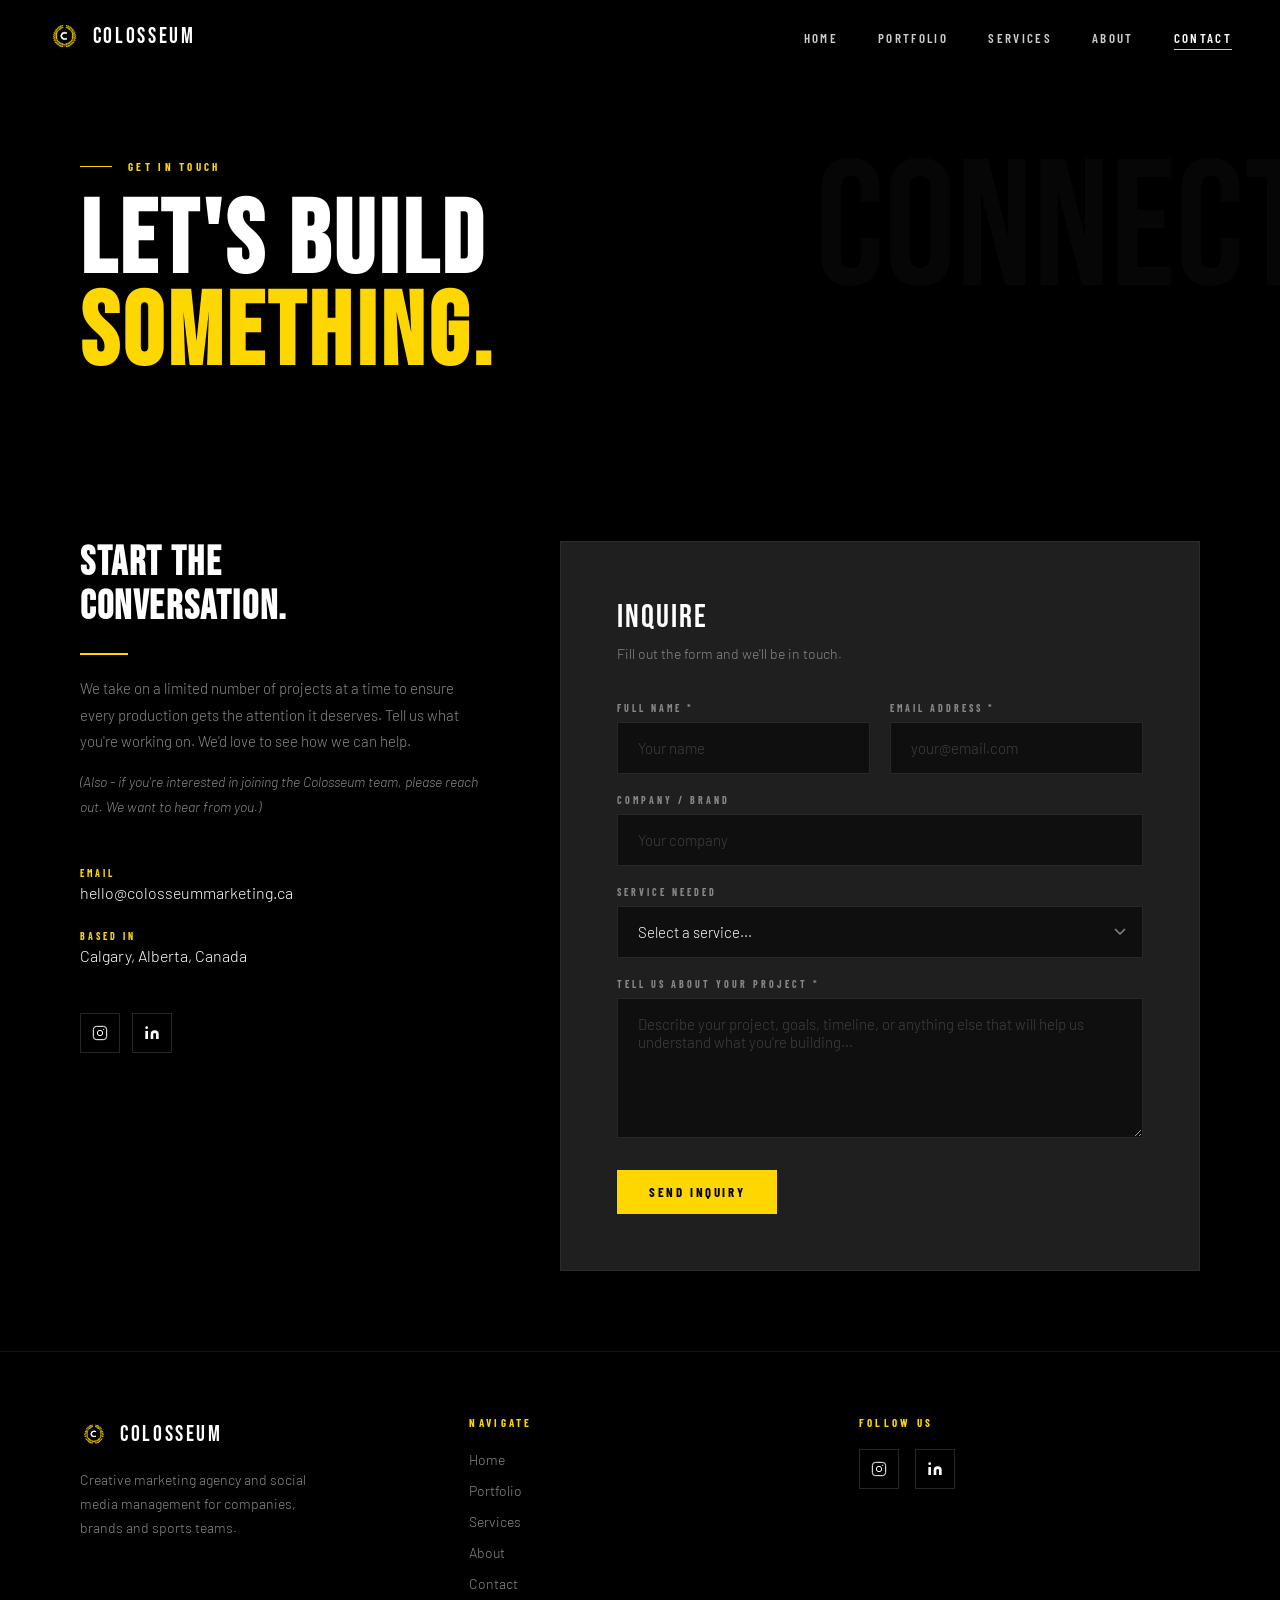
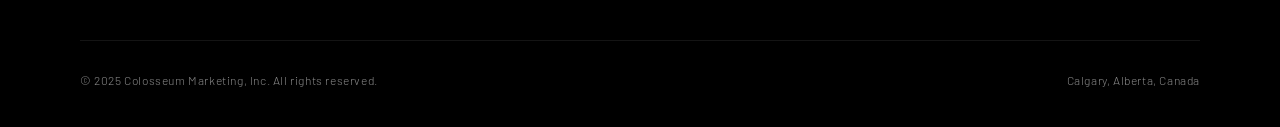
<file: contact.html>
<!DOCTYPE html>
<html lang="en">
<head>
  <meta charset="UTF-8">
  <meta name="viewport" content="width=device-width, initial-scale=1.0">
  <meta name="description" content="Contact Colosseum — Start your next project with Calgary's premium creative agency.">
  <title>Contact | COLOSSEUM</title>
  <link rel="icon" type="image/png" href="images/logo.png">
  <link rel="stylesheet" href="css/style.css">
  <style>
    .page-hero { padding: 160px 80px 80px; background: var(--black); position: relative; overflow: hidden; }
    .page-hero::after { content: 'CONNECT'; position: absolute; right: -30px; top: 50%; transform: translateY(-50%); font-family: var(--font-display); font-size: 180px; color: rgba(255,255,255,0.025); pointer-events: none; line-height: 1; }
    .page-hero h1 { font-family: var(--font-display); font-size: clamp(56px, 8vw, 112px); letter-spacing: 0.04em; line-height: 0.9; }
    .page-hero h1 span { color: var(--gold); }

    .contact-section { padding: 80px; background: var(--black); display: grid; grid-template-columns: 1fr 1.6fr; gap: 80px; align-items: start; }
    .contact-info h2 { font-family: var(--font-display); font-size: 40px; letter-spacing: 0.04em; line-height: 1.1; margin-bottom: 24px; }
    .contact-info > p { font-size: 15px; color: var(--grey); line-height: 1.75; margin-bottom: 16px; }
    .contact-info .contact-note { font-size: 14px; color: var(--grey); line-height: 1.75; font-style: italic; margin-bottom: 48px; }
    .contact-details { display: flex; flex-direction: column; gap: 28px; margin-bottom: 48px; }
    .contact-item { display: flex; flex-direction: column; gap: 4px; }
    .contact-item-label { font-family: var(--font-condensed); font-size: 10px; font-weight: 700; letter-spacing: 0.3em; text-transform: uppercase; color: var(--gold); }
    .contact-item-value { font-size: 16px; color: var(--white); transition: color 0.2s; }
    .contact-item-value:hover { color: var(--gold); }
    .contact-social { display: flex; gap: 12px; }

    .contact-form-wrap { background: var(--dark); padding: 56px; border: 1px solid rgba(255,255,255,0.06); }
    .form-title { font-family: var(--font-display); font-size: 32px; letter-spacing: 0.06em; margin-bottom: 8px; }
    .form-subtitle { font-size: 14px; color: var(--grey); margin-bottom: 40px; }
    .form-grid { display: grid; grid-template-columns: 1fr 1fr; gap: 20px; margin-bottom: 20px; }
    .form-field { display: flex; flex-direction: column; gap: 8px; }
    .form-field.full { grid-column: 1 / -1; }
    .form-field label { font-family: var(--font-condensed); font-size: 10px; font-weight: 700; letter-spacing: 0.3em; text-transform: uppercase; color: var(--grey); }
    .form-field input, .form-field textarea, .form-field select { background: rgba(0,0,0,0.5); border: 1px solid rgba(255,255,255,0.1); color: var(--white); padding: 16px 20px; font-family: var(--font-body); font-size: 15px; font-weight: 300; transition: border-color 0.3s; outline: none; width: 100%; -webkit-appearance: none; }
    .form-field select { cursor: pointer; background-image: url("data:image/svg+xml,%3Csvg xmlns='http://www.w3.org/2000/svg' width='12' height='8' viewBox='0 0 12 8'%3E%3Cpath d='M1 1l5 5 5-5' stroke='%23888' stroke-width='1.5' fill='none'/%3E%3C/svg%3E"); background-repeat: no-repeat; background-position: right 16px center; padding-right: 40px; }
    .form-field select option { background: #1a1a1a; color: var(--white); }
    .form-field input:focus, .form-field textarea:focus, .form-field select:focus { border-color: var(--gold); }
    .form-field input::placeholder, .form-field textarea::placeholder { color: rgba(255,255,255,0.2); }
    .form-field textarea { resize: vertical; min-height: 140px; }
    .form-field .error-msg { font-family: var(--font-condensed); font-size: 11px; font-weight: 600; letter-spacing: 0.1em; color: #ff4444; display: none; }
    .form-field.has-error input, .form-field.has-error textarea { border-color: #ff4444; }
    .form-field.has-error .error-msg { display: block; }
    .form-submit-wrap { margin-top: 32px; display: flex; align-items: center; gap: 24px; }

    .form-success { display: none; text-align: center; padding: 40px; }
    .form-success.show { display: block; }
    .success-icon { width: 64px; height: 64px; border: 2px solid var(--gold); border-radius: 50%; display: flex; align-items: center; justify-content: center; margin: 0 auto 24px; font-size: 24px; }
    .success-title { font-family: var(--font-display); font-size: 32px; letter-spacing: 0.06em; margin-bottom: 12px; }
    .success-msg { font-size: 15px; color: var(--grey); line-height: 1.7; }

    @media (max-width: 1024px) { .contact-section { grid-template-columns: 1fr; gap: 48px; padding: 64px 40px; } }
    @media (max-width: 768px) { .page-hero { padding: 120px 24px 60px; } .contact-section { padding: 40px 24px; } .contact-form-wrap { padding: 28px 24px; } .form-grid { grid-template-columns: 1fr; } .form-submit-wrap { flex-direction: column; align-items: flex-start; gap: 12px; } }
  </style>
</head>
<body>

  <nav id="navbar">
    <a href="index.html" class="nav-logo">
      <img src="images/logo.png" alt="Colosseum">
      <span class="nav-logo-text">COLOSSEUM</span>
    </a>
    <ul class="nav-links">
      <li><a href="index.html">Home</a></li>
      <li><a href="portfolio.html">Portfolio</a></li>
      <li><a href="services.html">Services</a></li>
      <li><a href="about.html">About</a></li>
      <li><a href="contact.html" class="active">Contact</a></li>
    </ul>
    <button class="hamburger" id="hamburger" aria-label="Menu">
      <span></span><span></span><span></span>
    </button>
  </nav>

  <div class="mobile-menu" id="mobile-menu">
    <a href="index.html">Home</a>
    <a href="portfolio.html">Portfolio</a>
    <a href="services.html">Services</a>
    <a href="about.html">About</a>
    <a href="contact.html">Contact</a>
  </div>

  <section class="page-hero">
    <div class="section-label" style="margin-bottom:24px;">Get In Touch</div>
    <h1>LET'S BUILD<br><span>SOMETHING.</span></h1>
  </section>

  <section class="contact-section">
    <div class="contact-info reveal">
      <h2>START THE<br>CONVERSATION.</h2>
      <div class="gold-line"></div>
      <p>We take on a limited number of projects at a time to ensure every production gets the attention it deserves. Tell us what you're working on. We'd love to see how we can help.</p>
      <p class="contact-note">(Also - if you're interested in joining the Colosseum team, please reach out. We want to hear from you.)</p>
      <div class="contact-details">
        <div class="contact-item">
          <span class="contact-item-label">Email</span>
          <a href="mailto:hello@colosseummarketing.ca" class="contact-item-value">hello@colosseummarketing.ca</a>
        </div>
        <div class="contact-item">
          <span class="contact-item-label">Based In</span>
          <span class="contact-item-value">Calgary, Alberta, Canada</span>
        </div>
      </div>
      <div class="contact-social">
        <a href="https://www.instagram.com/colosseumsports_" class="social-link" aria-label="Instagram">
          <svg width="16" height="16" viewBox="0 0 24 24" fill="none" stroke="currentColor" stroke-width="1.5"><rect x="2" y="2" width="20" height="20" rx="5"/><circle cx="12" cy="12" r="4"/><circle cx="17.5" cy="6.5" r="1" fill="currentColor" stroke="none"/></svg>
        </a>
        <a href="https://www.linkedin.com/company/colosseum-marketing-incorp" class="social-link" aria-label="LinkedIn">
          <svg width="16" height="16" viewBox="0 0 24 24" fill="currentColor"><path d="M16 8a6 6 0 016 6v7h-4v-7a2 2 0 00-2-2 2 2 0 00-2 2v7h-4v-7a6 6 0 016-6zM2 9h4v12H2z"/><circle cx="4" cy="4" r="2"/></svg>
        </a>
      </div>
    </div>

    <div class="contact-form-wrap reveal reveal-delay-1">
      <div class="form-title">INQUIRE</div>
      <p class="form-subtitle">Fill out the form and we'll be in touch.</p>

      <div id="contactForm">
        <div class="form-grid">
          <div class="form-field" id="field-name">
            <label for="name">Full Name *</label>
            <input type="text" id="name" name="name" placeholder="Your name">
            <span class="error-msg">Please enter your name</span>
          </div>
          <div class="form-field" id="field-email">
            <label for="email">Email Address *</label>
            <input type="email" id="email" name="email" placeholder="your@email.com">
            <span class="error-msg">Please enter a valid email</span>
          </div>
          <div class="form-field full" id="field-company">
            <label for="company">Company / Brand</label>
            <input type="text" id="company" name="company" placeholder="Your company">
          </div>
          <div class="form-field full" id="field-service">
            <label for="service">Service Needed</label>
            <select id="service" name="service">
              <option value="" disabled selected>Select a service...</option>
              <option value="campaigns">Creative Campaigns</option>
              <option value="mediadays">Media Days</option>
              <option value="partnership">Team Media Partnership</option>
              <option value="brandmedia">Ongoing Brand Media</option>
              <option value="other">Other / Not Sure Yet</option>
            </select>
          </div>
          <div class="form-field full" id="field-message">
            <label for="message">Tell Us About Your Project *</label>
            <textarea id="message" name="message" placeholder="Describe your project, goals, timeline, or anything else that will help us understand what you're building..."></textarea>
            <span class="error-msg">Please tell us about your project</span>
          </div>
        </div>
        <div class="form-submit-wrap">
          <button class="btn btn-gold" id="submitBtn" onclick="handleSubmit(event)">Send Inquiry</button>
        </div>
      </div>

      <div class="form-success" id="formSuccess">
        <div class="success-icon">✓</div>
        <div class="success-title">MESSAGE SENT.</div>
        <p class="success-msg">Thanks for reaching out. We'll review your project and get back to you soon.</p>
      </div>
    </div>
  </section>

  <footer>
    <div class="footer-inner">
      <div class="footer-brand">
        <div class="nav-logo">
          <img src="images/logo.png" alt="Colosseum" style="height:36px;">
          <span class="nav-logo-text">COLOSSEUM</span>
        </div>
        <p>Creative marketing agency and social media management for companies, brands and sports teams.</p>
      </div>
      <div class="footer-nav">
        <h4>Navigate</h4>
        <ul>
          <li><a href="index.html">Home</a></li>
          <li><a href="portfolio.html">Portfolio</a></li>
          <li><a href="services.html">Services</a></li>
          <li><a href="about.html">About</a></li>
          <li><a href="contact.html">Contact</a></li>
        </ul>
      </div>
      <div class="footer-social">
        <h4>Follow Us</h4>
        <div class="social-links">
          <a href="https://www.instagram.com/colosseumsports_" class="social-link" aria-label="Instagram">
            <svg width="16" height="16" viewBox="0 0 24 24" fill="none" stroke="currentColor" stroke-width="1.5"><rect x="2" y="2" width="20" height="20" rx="5"/><circle cx="12" cy="12" r="4"/><circle cx="17.5" cy="6.5" r="1" fill="currentColor" stroke="none"/></svg>
          </a>
          <a href="https://www.linkedin.com/company/colosseum-marketing-incorp" class="social-link" aria-label="LinkedIn">
            <svg width="16" height="16" viewBox="0 0 24 24" fill="currentColor"><path d="M16 8a6 6 0 016 6v7h-4v-7a2 2 0 00-2-2 2 2 0 00-2 2v7h-4v-7a6 6 0 016-6zM2 9h4v12H2z"/><circle cx="4" cy="4" r="2"/></svg>
          </a> 
        </div>
      </div>
    </div>
    <div class="footer-bottom">
      <p>© 2025 Colosseum Marketing, Inc. All rights reserved.</p>
      <p>Calgary, Alberta, Canada</p>
    </div>
  </footer>

  <script src="js/main.js"></script>
  <script>
    function handleSubmit(e) {
      e.preventDefault();
      let valid = true;
      const name = document.getElementById('name');
      const nameField = document.getElementById('field-name');
      if (!name.value.trim()) { nameField.classList.add('has-error'); valid = false; } else { nameField.classList.remove('has-error'); }
      const email = document.getElementById('email');
      const emailField = document.getElementById('field-email');
      const emailRegex = /^[^\s@]+@[^\s@]+\.[^\s@]+$/;
      if (!email.value.trim() || !emailRegex.test(email.value)) { emailField.classList.add('has-error'); valid = false; } else { emailField.classList.remove('has-error'); }
      const message = document.getElementById('message');
      const messageField = document.getElementById('field-message');
      if (!message.value.trim()) { messageField.classList.add('has-error'); valid = false; } else { messageField.classList.remove('has-error'); }
      if (!valid) return;

      const btn = document.getElementById('submitBtn');
      btn.textContent = 'Sending...';
      btn.disabled = true;

      const formData = new FormData();
      formData.append('name', name.value);
      formData.append('email', email.value);
      formData.append('company', document.getElementById('company').value);
      formData.append('service', document.getElementById('service').value);
      formData.append('message', message.value);

      fetch('https://formspree.io/f/xlgyeqle', {
        method: 'POST',
        headers: { 'Accept': 'application/json' },
        body: formData
      })
      .then(response => {
        if (response.ok) {
          document.getElementById('contactForm').style.display = 'none';
          document.getElementById('formSuccess').classList.add('show');
        } else {
          btn.textContent = 'Send Inquiry';
          btn.disabled = false;
          alert('Something went wrong. Please try again or email us directly.');
        }
      })
      .catch(() => {
        btn.textContent = 'Send Inquiry';
        btn.disabled = false;
        alert('Something went wrong. Please try again or email us directly.');
      });
    }
    document.querySelectorAll('input, textarea').forEach(input => {
      input.addEventListener('input', () => { input.closest('.form-field').classList.remove('has-error'); });
    });
  </script>
</body>
</html>
</file>
<file: css/style.css>
@import url('https://fonts.googleapis.com/css2?family=Bebas+Neue&family=Barlow:ital,wght@0,300;0,400;0,500;0,600;0,700;1,300;1,400&family=Barlow+Condensed:wght@300;400;500;600;700;800&display=swap');

:root {
  --black: #000000;
  --dark: #201F1F;
  --gold: #FFD700;
  --white: #FFFFFF;
  --grey: #888888;
  --light-grey: #cccccc;
  --font-display: 'Bebas Neue', sans-serif;
  --font-condensed: 'Barlow Condensed', sans-serif;
  --font-body: 'Barlow', sans-serif;
}

*, *::before, *::after { box-sizing: border-box; margin: 0; padding: 0; }

html { scroll-behavior: smooth; }

body {
  background: var(--black);
  color: var(--white);
  font-family: var(--font-body);
  font-weight: 300;
  overflow-x: hidden;
  -webkit-font-smoothing: antialiased;
}

a { color: inherit; text-decoration: none; }

img { max-width: 100%; display: block; }

/* ─── NAVBAR ─── */
#navbar {
  position: fixed;
  top: 0; left: 0; right: 0;
  z-index: 1000;
  display: flex;
  align-items: center;
  justify-content: space-between;
  padding: 0 48px;
  height: 72px;
  transition: background 0.4s ease, backdrop-filter 0.4s ease;
}

#navbar.scrolled {
  background: rgba(0,0,0,0.92);
  backdrop-filter: blur(12px);
  border-bottom: 1px solid rgba(255,215,0,0.15);
}

.nav-logo {
  display: flex;
  align-items: center;
  gap: 12px;
}

.nav-logo img {
  height: 42px;
  width: auto;
}

.nav-logo-text {
  font-family: var(--font-display);
  font-size: 22px;
  letter-spacing: 0.12em;
  color: var(--white);
}

.nav-links {
  display: flex;
  align-items: center;
  gap: 40px;
  list-style: none;
}

.nav-links a {
  font-family: var(--font-condensed);
  font-size: 13px;
  font-weight: 600;
  letter-spacing: 0.18em;
  text-transform: uppercase;
  color: var(--light-grey);
  transition: color 0.2s;
  position: relative;
}

.nav-links a::after {
  content: '';
  position: absolute;
  bottom: -4px; left: 0;
  width: 0; height: 1px;
  background: var(--gold);
  transition: width 0.3s ease;
}

.nav-links a:hover,
.nav-links a.active {
  color: var(--white);
}

.nav-links a:hover::after,
.nav-links a.active::after {
  width: 100%;
}

/* Hamburger */
.hamburger {
  display: none;
  flex-direction: column;
  gap: 5px;
  cursor: pointer;
  padding: 8px;
  background: none;
  border: none;
}

.hamburger span {
  display: block;
  width: 24px;
  height: 2px;
  background: var(--white);
  transition: all 0.3s ease;
}

.hamburger.open span:nth-child(1) { transform: translateY(7px) rotate(45deg); }
.hamburger.open span:nth-child(2) { opacity: 0; }
.hamburger.open span:nth-child(3) { transform: translateY(-7px) rotate(-45deg); }

.mobile-menu {
  display: none;
  position: fixed;
  top: 72px; left: 0; right: 0;
  background: rgba(0,0,0,0.97);
  backdrop-filter: blur(20px);
  z-index: 999;
  padding: 32px 48px;
  border-bottom: 1px solid rgba(255,215,0,0.2);
  flex-direction: column;
  gap: 28px;
}

.mobile-menu.open { display: flex; }

.mobile-menu a {
  font-family: var(--font-display);
  font-size: 32px;
  letter-spacing: 0.1em;
  color: var(--white);
  transition: color 0.2s;
}

.mobile-menu a:hover { color: var(--gold); }

/* ─── BUTTONS ─── */
.btn {
  display: inline-flex;
  align-items: center;
  gap: 10px;
  font-family: var(--font-condensed);
  font-size: 13px;
  font-weight: 700;
  letter-spacing: 0.2em;
  text-transform: uppercase;
  padding: 14px 32px;
  cursor: pointer;
  transition: all 0.3s ease;
  border: none;
}

.btn-gold {
  background: var(--gold);
  color: var(--black);
}

.btn-gold:hover {
  background: var(--white);
  color: var(--black);
  transform: translateY(-2px);
}

.btn-outline {
  background: transparent;
  color: var(--white);
  border: 1px solid rgba(255,255,255,0.4);
}

.btn-outline:hover {
  border-color: var(--gold);
  color: var(--gold);
  transform: translateY(-2px);
}

/* ─── SECTION LABELS ─── */
.section-label {
  font-family: var(--font-condensed);
  font-size: 11px;
  font-weight: 700;
  letter-spacing: 0.3em;
  text-transform: uppercase;
  color: var(--gold);
  display: flex;
  align-items: center;
  gap: 16px;
  margin-bottom: 20px;
}

.section-label::before {
  content: '';
  display: block;
  width: 32px;
  height: 1px;
  background: var(--gold);
}

/* ─── FOOTER ─── */
footer {
  background: var(--black);
  border-top: 1px solid rgba(255,255,255,0.08);
  padding: 64px 80px 40px;
}

.footer-inner {
  display: grid;
  grid-template-columns: 1fr 1fr 1fr;
  gap: 48px;
  margin-bottom: 48px;
}

.footer-brand .nav-logo { margin-bottom: 16px; }
.footer-brand p {
  font-size: 14px;
  color: var(--grey);
  line-height: 1.7;
  max-width: 260px;
}

.footer-nav h4,
.footer-social h4 {
  font-family: var(--font-condensed);
  font-size: 11px;
  font-weight: 700;
  letter-spacing: 0.3em;
  text-transform: uppercase;
  color: var(--gold);
  margin-bottom: 20px;
}

.footer-nav ul { list-style: none; display: flex; flex-direction: column; gap: 12px; }
.footer-nav a {
  font-size: 14px;
  color: var(--grey);
  transition: color 0.2s;
}
.footer-nav a:hover { color: var(--white); }

.footer-social .social-links { display: flex; gap: 16px; }
.social-link {
  width: 40px; height: 40px;
  border: 1px solid rgba(255,255,255,0.15);
  display: flex; align-items: center; justify-content: center;
  transition: all 0.3s;
  font-size: 16px;
}
.social-link:hover {
  border-color: var(--gold);
  color: var(--gold);
  transform: translateY(-2px);
}

.footer-bottom {
  border-top: 1px solid rgba(255,255,255,0.08);
  padding-top: 32px;
  display: flex;
  align-items: center;
  justify-content: space-between;
}

.footer-bottom p {
  font-size: 12px;
  color: var(--grey);
  letter-spacing: 0.05em;
}

/* ─── GOLD LINE DIVIDER ─── */
.gold-line {
  width: 48px;
  height: 2px;
  background: var(--gold);
  margin: 20px 0;
}

/* ─── ANIMATE ON SCROLL ─── */
.reveal {
  opacity: 0;
  transform: translateY(40px);
  transition: opacity 0.8s ease, transform 0.8s ease;
}

.reveal.visible {
  opacity: 1;
  transform: translateY(0);
}

.reveal-delay-1 { transition-delay: 0.1s; }
.reveal-delay-2 { transition-delay: 0.2s; }
.reveal-delay-3 { transition-delay: 0.3s; }
.reveal-delay-4 { transition-delay: 0.4s; }

/* ─── RESPONSIVE ─── */
@media (max-width: 768px) {
  #navbar { padding: 0 24px; }
  .nav-links { display: none; }
  .hamburger { display: flex; }
  footer { padding: 48px 24px 32px; }
  .footer-inner { grid-template-columns: 1fr; gap: 32px; }
  .footer-bottom { flex-direction: column; gap: 12px; text-align: center; }
}
</file>
